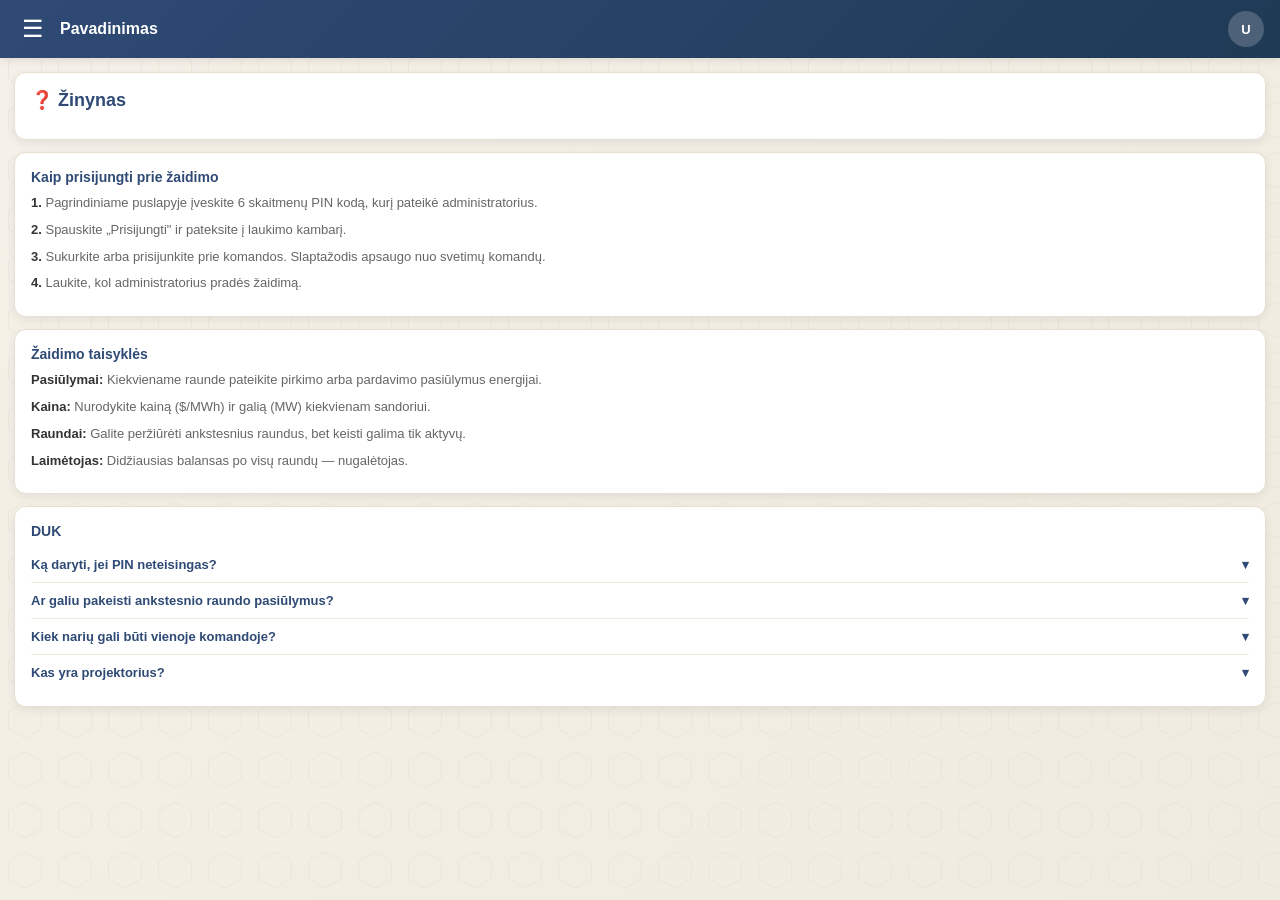
<file: public/pages/help.html>
<!DOCTYPE html>
<html lang="lt">
<head>
  <meta charset="UTF-8"/>
  <meta name="viewport" content="width=device-width, initial-scale=1.0"/>
  <title>Žinynas — Pavadinimas</title>
  <link href="https://fonts.googleapis.com/css2?family=Material+Symbols+Outlined:opsz,wght,FILL,GRAD@20..48,100..700,0..1,-50..200" rel="stylesheet"/>
  <style>
    *{margin:0;padding:0;box-sizing:border-box;}
    html,body{width:100%;height:100%;}
    body{font-family:-apple-system,BlinkMacSystemFont,'Segoe UI',Roboto,sans-serif;background:linear-gradient(135deg,#f5f1e8 0%,#f0ebe0 100%);background-attachment:fixed;color:#333;display:flex;flex-direction:column;overflow:hidden;position:relative;}
    body::before{content:'';position:fixed;inset:0;background-image:url("data:image/svg+xml,%3Csvg width='50' height='50' viewBox='0 0 50 50' xmlns='http://www.w3.org/2000/svg'%3E%3Cpath d='M25 2L41.5 11V29L25 38L8.5 29V11Z' fill='none' stroke='%23d4cec2' stroke-width='0.5' opacity='0.5'/%3E%3C/svg%3E");background-size:50px 50px;pointer-events:none;z-index:0;}
    body>*{position:relative;z-index:1;}
    header{background:linear-gradient(135deg,#2f4a75 0%,#1f3a55 100%);height:58px;display:flex;align-items:center;justify-content:space-between;padding:0 16px;box-shadow:0 2px 8px rgba(0,0,0,.1);flex-shrink:0;}
    .header-left{display:flex;align-items:center;gap:10px;}
    .menu-btn{background:none;border:none;color:white;font-size:24px;cursor:pointer;padding:6px;border-radius:8px;transition:background .3s;}
    .menu-btn:hover{background:rgba(255,255,255,.1);}
    .app-name{color:white;font-size:16px;font-weight:600;}
    .header-icon{width:36px;height:36px;background:rgba(255,255,255,.2);border-radius:50%;display:flex;align-items:center;justify-content:center;color:white;font-weight:700;font-size:13px;}
    .sidebar{position:fixed;left:0;top:58px;width:260px;height:calc(100vh - 58px);background:white;border-right:1px solid #e0d9cc;z-index:100;transform:translateX(-100%);transition:transform .4s cubic-bezier(.4,0,.2,1);overflow-y:auto;}
    .sidebar.active{transform:translateX(0);}
    .sidebar-head{padding:16px 20px;border-bottom:1px solid #e0d9cc;background:#fafaf8;}
    .sidebar-head h2{font-size:16px;font-weight:600;color:#2f4a75;}
    .sidebar-item{padding:13px 20px;cursor:pointer;transition:all .2s;color:#555;font-weight:500;font-size:14px;border-left:3px solid transparent;}
    .sidebar-item:hover{background:#f5f1e8;color:#2f4a75;border-left-color:#2f4a75;padding-left:24px;}
    .overlay{position:fixed;top:58px;left:0;width:100%;height:calc(100vh - 58px);background:rgba(0,0,0,0);z-index:99;opacity:0;pointer-events:none;transition:all .3s;}
    .overlay.active{background:rgba(0,0,0,.4);opacity:1;pointer-events:all;}
    main{flex:1;overflow-y:auto;padding:14px;display:flex;flex-direction:column;gap:12px;}
    .card{background:white;border-radius:12px;padding:16px;box-shadow:0 3px 10px rgba(0,0,0,.07);border:1px solid #e8dfd4;}
    .card h2{font-size:18px;font-weight:700;color:#2f4a75;margin-bottom:12px;}
    .card h3{font-size:14px;font-weight:700;color:#2f4a75;margin-bottom:8px;margin-top:14px;}
    .card h3:first-child{margin-top:0;}
    .card p{color:#666;font-size:13px;line-height:1.6;margin-bottom:6px;}
    .card strong{color:#333;}
    .faq-item{border-bottom:1px solid #f0ebe0;padding:10px 0;cursor:pointer;}
    .faq-item:last-child{border-bottom:none;}
    .faq-q{font-weight:600;color:#2f4a75;font-size:13px;display:flex;justify-content:space-between;align-items:center;}
    .faq-a{color:#666;font-size:13px;line-height:1.6;margin-top:6px;display:none;}
    .faq-a.open{display:block;}
    ::-webkit-scrollbar{width:5px;}
    ::-webkit-scrollbar-thumb{background:#d4cec2;border-radius:3px;}
  </style>
</head>
<body>
<header>
  <div class="header-left">
    <button class="menu-btn" id="menuBtn">☰</button>
    <span class="app-name">Pavadinimas</span>
  </div>
  <div class="header-icon">U</div>
</header>
<div class="sidebar" id="sidebar">
  <div class="sidebar-head"><h2>Navigacija</h2></div>
  <div class="sidebar-item" onclick="nav('/pages/join.html')">Pin kodas</div>
  <div class="sidebar-item" onclick="nav('/pages/help.html')">Žinynas</div>
  <div class="sidebar-item" onclick="nav('/pages/settings.html')">Parinktys</div>
  <div class="sidebar-item" onclick="nav('/pages/review.html')">Atsiliepimai</div>
</div>
<div class="overlay" id="overlay"></div>
<main>
  <div class="card">
    <h2>❓ Žinynas</h2>
  </div>
  <div class="card">
    <h3>Kaip prisijungti prie žaidimo</h3>
    <p><strong>1.</strong> Pagrindiniame puslapyje įveskite 6 skaitmenų PIN kodą, kurį pateikė administratorius.</p>
    <p><strong>2.</strong> Spauskite „Prisijungti" ir pateksite į laukimo kambarį.</p>
    <p><strong>3.</strong> Sukurkite arba prisijunkite prie komandos. Slaptažodis apsaugo nuo svetimų komandų.</p>
    <p><strong>4.</strong> Laukite, kol administratorius pradės žaidimą.</p>
  </div>
  <div class="card">
    <h3>Žaidimo taisyklės</h3>
    <p><strong>Pasiūlymai:</strong> Kiekviename raunde pateikite pirkimo arba pardavimo pasiūlymus energijai.</p>
    <p><strong>Kaina:</strong> Nurodykite kainą ($/MWh) ir galią (MW) kiekvienam sandoriui.</p>
    <p><strong>Raundai:</strong> Galite peržiūrėti ankstesnius raundus, bet keisti galima tik aktyvų.</p>
    <p><strong>Laimėtojas:</strong> Didžiausias balansas po visų raundų — nugalėtojas.</p>
  </div>
  <div class="card">
    <h3>DUK</h3>
    <div class="faq-item" onclick="toggleFaq(this)">
      <div class="faq-q">Ką daryti, jei PIN neteisingas? <span>▾</span></div>
      <div class="faq-a">Patikrinkite, ar įvedėte teisingą 6 skaitmenų kodą. Kreipkitės į administratorių naujo PIN.</div>
    </div>
    <div class="faq-item" onclick="toggleFaq(this)">
      <div class="faq-q">Ar galiu pakeisti ankstesnio raundo pasiūlymus? <span>▾</span></div>
      <div class="faq-a">Ne. Praėję raundai yra tik peržiūrai. Keisti galima tik dabartinį aktyvų raundą.</div>
    </div>
    <div class="faq-item" onclick="toggleFaq(this)">
      <div class="faq-q">Kiek narių gali būti vienoje komandoje? <span>▾</span></div>
      <div class="faq-a">Neribotai. Visi komandos nariai prisijungia tuo pačiu vardu ir slaptažodžiu.</div>
    </div>
    <div class="faq-item" onclick="toggleFaq(this)">
      <div class="faq-q">Kas yra projektorius? <span>▾</span></div>
      <div class="faq-a">Administratorius gali rodyti tarpinius rezultatus visiems ekrane — lyderių lentelę ir rinkos duomenis.</div>
    </div>
  </div>
</main>
<script>
const menuBtn = document.getElementById('menuBtn');
const sidebar = document.getElementById('sidebar');
const overlay = document.getElementById('overlay');
menuBtn.addEventListener('click', e => { e.stopPropagation(); sidebar.classList.toggle('active'); overlay.classList.toggle('active'); });
overlay.addEventListener('click', () => { sidebar.classList.remove('active'); overlay.classList.remove('active'); });
document.addEventListener('keydown', e => { if(e.key==='Escape'){ sidebar.classList.remove('active'); overlay.classList.remove('active'); }});
function toggleFaq(el) {
  const a = el.querySelector('.faq-a');
  const s = el.querySelector('.faq-q span');
  a.classList.toggle('open');
  s.textContent = a.classList.contains('open') ? '▴' : '▾';
}
function nav(path) { window.location.href = path; }
</script>
</body>
</html>
</file>
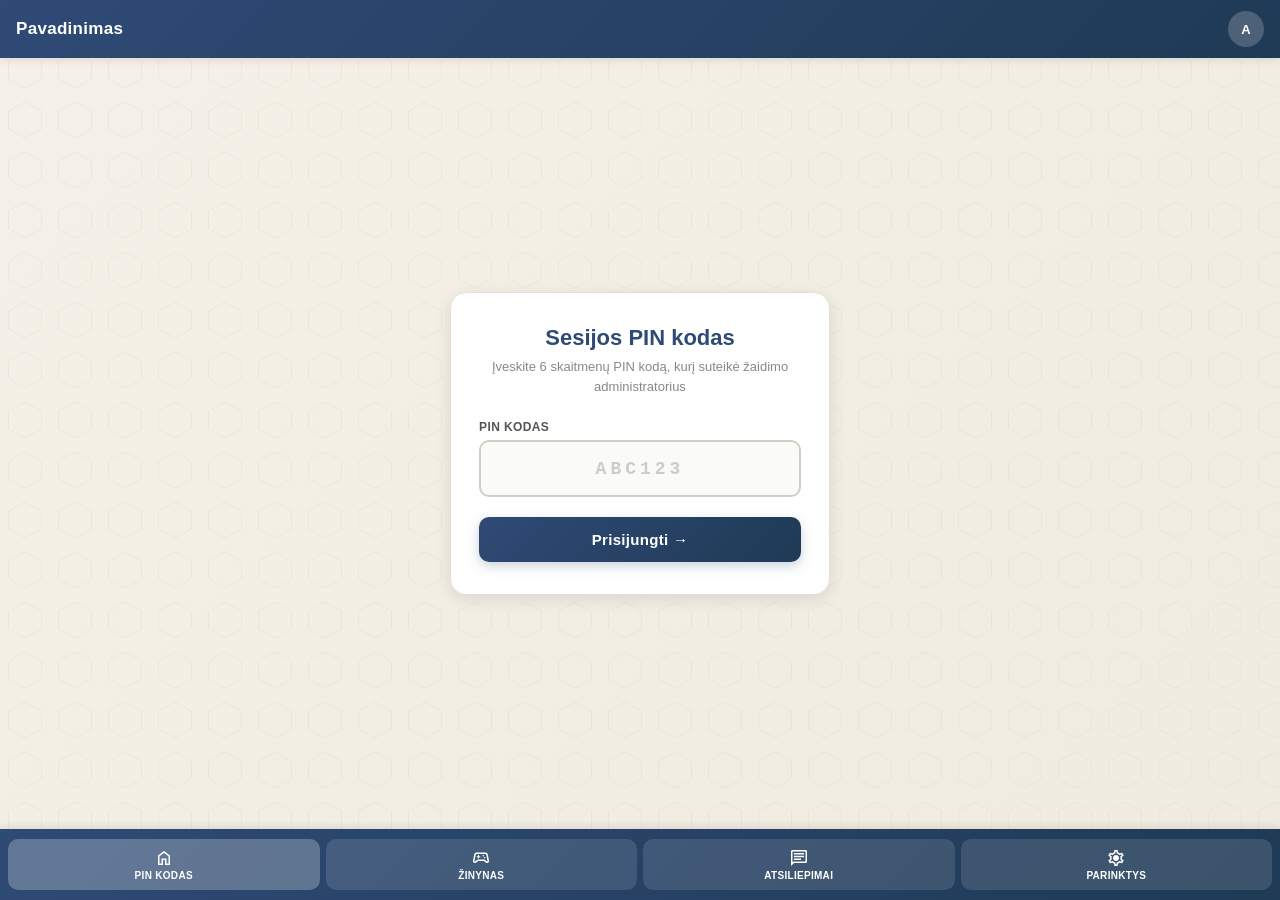
<file: public/pages/join.html>
<!DOCTYPE html>
<html lang="lt">
<head>
  <meta charset="UTF-8"/>
  <meta name="viewport" content="width=device-width, initial-scale=1.0"/>
  <title>Pavadinimas — Prisijungti</title>
  <link href="https://fonts.googleapis.com/css2?family=Material+Symbols+Outlined:opsz,wght,FILL,GRAD@20..48,100..700,0..1,-50..200" rel="stylesheet"/>
  <style>
    *{margin:0;padding:0;box-sizing:border-box;}
    html,body{width:100%;height:100%;}
    body{font-family:-apple-system,BlinkMacSystemFont,'Segoe UI',Roboto,sans-serif;background:linear-gradient(135deg,#f5f1e8 0%,#f0ebe0 100%);background-attachment:fixed;color:#333;display:flex;flex-direction:column;overflow:hidden;position:relative;}
    body::before{content:'';position:fixed;inset:0;background-image:url("data:image/svg+xml,%3Csvg width='50' height='50' viewBox='0 0 50 50' xmlns='http://www.w3.org/2000/svg'%3E%3Cpath d='M25 2L41.5 11V29L25 38L8.5 29V11Z' fill='none' stroke='%23d4cec2' stroke-width='0.5' opacity='0.5'/%3E%3C/svg%3E");background-size:50px 50px;pointer-events:none;z-index:0;}
    body>*{position:relative;z-index:1;}
    header{background:linear-gradient(135deg,#2f4a75 0%,#1f3a55 100%);height:58px;display:flex;align-items:center;justify-content:space-between;padding:0 16px;box-shadow:0 2px 8px rgba(0,0,0,.1);flex-shrink:0;}
    .app-name{color:white;font-size:17px;font-weight:700;letter-spacing:.3px;}
    .header-icon{width:36px;height:36px;background:rgba(255,255,255,.2);border-radius:50%;display:flex;align-items:center;justify-content:center;color:white;font-weight:700;font-size:13px;cursor:pointer;transition:background .2s;}
    .header-icon:hover{background:rgba(255,255,255,.3);}
    main{flex:1;display:flex;align-items:center;justify-content:center;padding:24px 16px;overflow-y:auto;}
    .card{width:100%;max-width:380px;background:white;border-radius:16px;padding:32px 28px;text-align:center;box-shadow:0 4px 16px rgba(0,0,0,.1);border:1px solid #e8dfd4;}
    .card h1{font-size:22px;font-weight:700;color:#2f4a75;margin-bottom:6px;}
    .card p{color:#888;font-size:13px;margin-bottom:24px;line-height:1.5;}
    label{display:block;font-size:12px;font-weight:700;color:#555;margin-bottom:6px;text-align:left;text-transform:uppercase;letter-spacing:.4px;}
    input{width:100%;padding:14px 16px;font-size:22px;text-align:center;letter-spacing:8px;border:2px solid #d4cec2;border-radius:10px;background:#fafaf8;color:#2f4a75;margin-bottom:20px;font-family:'Courier New',monospace;font-weight:700;transition:all .3s;}
    input:focus{outline:none;border-color:#2f4a75;background:white;box-shadow:0 0 0 3px rgba(47,74,117,.12);}
    input::placeholder{color:#ccc;letter-spacing:4px;font-size:18px;}
    .btn{width:100%;padding:14px;font-size:15px;font-weight:700;border:none;border-radius:10px;background:linear-gradient(135deg,#2f4a75 0%,#1f3a55 100%);color:white;cursor:pointer;transition:all .3s;letter-spacing:.3px;box-shadow:0 4px 12px rgba(47,74,117,.25);}
    .btn:hover{transform:translateY(-2px);box-shadow:0 6px 16px rgba(47,74,117,.3);}
    .btn:active{transform:translateY(0);}
    .error-msg{color:#e74c3c;font-size:13px;margin-top:-14px;margin-bottom:14px;text-align:left;display:none;}
    .error-msg.show{display:block;}
    footer{background:linear-gradient(135deg,#2f4a75 0%,#1f3a55 100%);padding:10px 8px;display:flex;flex-shrink:0;box-shadow:0 -2px 8px rgba(0,0,0,.1);}
    .footer-buttons{display:flex;gap:6px;width:100%;}
    .footer-btn{flex:1;background:rgba(255,255,255,.12);border:none;border-radius:10px;padding:9px 0;display:flex;flex-direction:column;align-items:center;cursor:pointer;transition:all .2s;color:white;}
    .footer-btn:hover{background:rgba(255,255,255,.22);}
    .footer-btn.active-tab{background:rgba(255,255,255,.25);}
    .footer-icon{font-size:20px;margin-bottom:2px;}
    .footer-label{font-size:10px;font-weight:700;text-transform:uppercase;letter-spacing:.3px;}
    ::-webkit-scrollbar{width:5px;}
    ::-webkit-scrollbar-thumb{background:#d4cec2;border-radius:3px;}
  </style>
</head>
<body>
<header>
  <div class="app-name">Pavadinimas</div>
  <div class="header-icon" id="userIcon">A</div>
</header>
<main>
  <div class="card">
    <h1>Sesijos PIN kodas</h1>
    <p>Įveskite 6 skaitmenų PIN kodą, kurį suteikė žaidimo administratorius</p>
    <label>PIN kodas</label>
    <input id="pinInput" type="text" placeholder="ABC123" maxlength="6" autocomplete="off" style="text-transform: uppercase;"/>
    <div class="error-msg" id="errorMsg">Įveskite teisingą 6 skaitmenų PIN kodą</div>
    <button class="btn" id="joinBtn">Prisijungti →</button>
  </div>
</main>
<footer>
  <div class="footer-buttons">
    <button class="footer-btn active-tab" onclick="nav('/pages/join.html')">
      <span class="material-symbols-outlined footer-icon">home</span>
      <span class="footer-label">Pin kodas</span>
    </button>
    <button class="footer-btn" onclick="nav('/pages/help.html')">
      <span class="material-symbols-outlined footer-icon">sports_esports</span>
      <span class="footer-label">Žinynas</span>
    </button>
    <button class="footer-btn" onclick="nav('/pages/review.html')">
      <span class="material-symbols-outlined footer-icon">chat</span>
      <span class="footer-label">Atsiliepimai</span>
    </button>
    <button class="footer-btn" onclick="nav('/pages/settings.html')">
      <span class="material-symbols-outlined footer-icon">settings</span>
      <span class="footer-label">Parinktys</span>
    </button>
  </div>
</footer>
<script>
document.getElementById('userIcon').addEventListener('click', () => nav('/pages/login.html'));

const pinInput = document.getElementById('pinInput');
const errorMsg = document.getElementById('errorMsg');

pinInput.addEventListener('input', e => {
  let v = e.target.value.toUpperCase().replace(/[^A-Z0-9]/g,'').slice(0,6);
  e.target.value = v;
  errorMsg.classList.remove('show');
});

pinInput.addEventListener('keydown', e => { if (e.key === 'Enter') submit(); });

document.getElementById('joinBtn').addEventListener('click', submit);

function submit() {
  const pin = pinInput.value.trim().toUpperCase();
  if (pin.length !== 6 || !/^[A-Z0-9]{6}$/.test(pin)) {
    errorMsg.classList.add('show');
    pinInput.focus();
    return;
  }
  nav('/pages/lobby.html?pin=' + pin);
}

function nav(path) { window.location.href = path; }
</script>
</body>
</html>
</file>
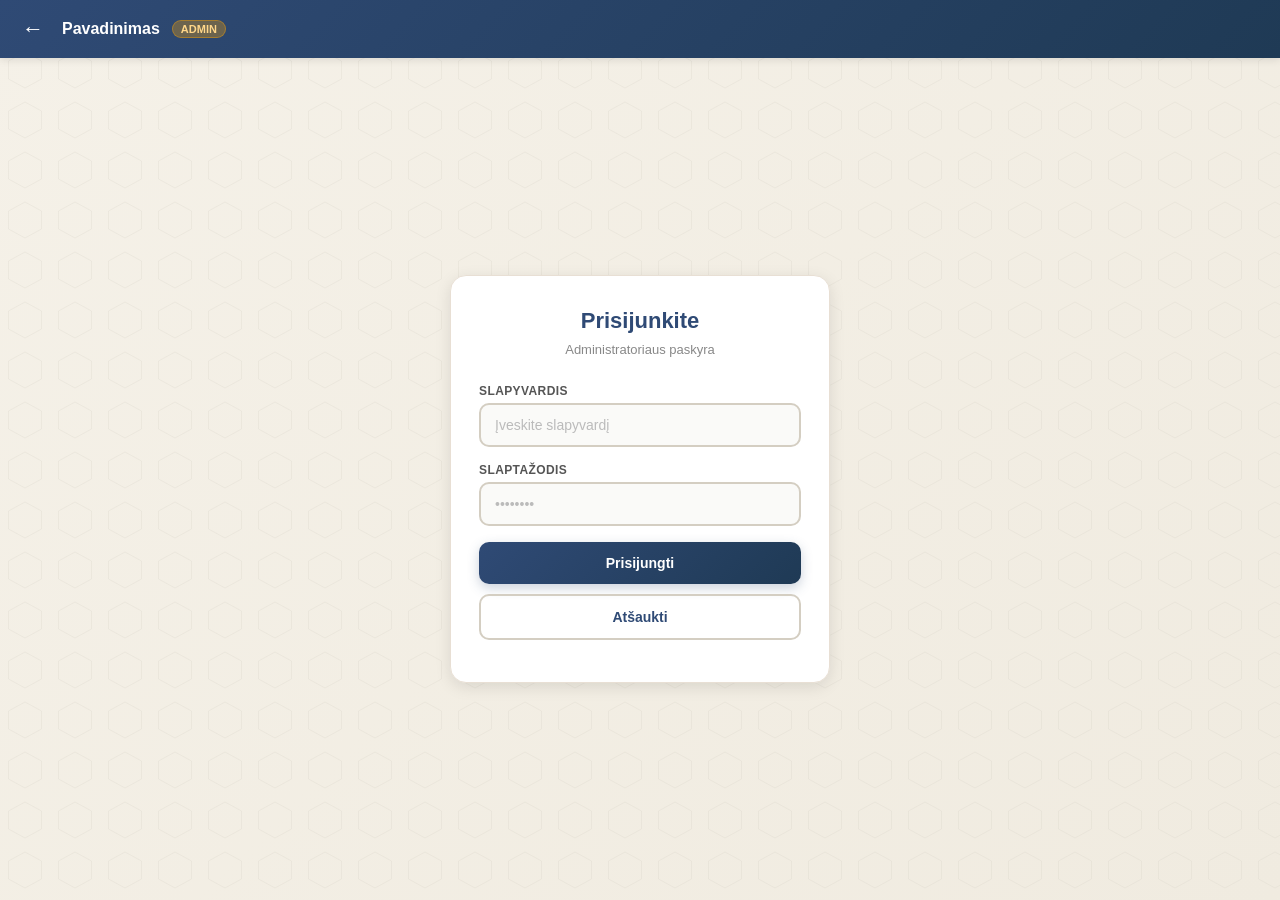
<file: public/pages/login.html>
<!DOCTYPE html>
<html lang="lt">
<head>
  <meta charset="UTF-8"/>
  <meta name="viewport" content="width=device-width, initial-scale=1.0"/>
  <title>Administratoriaus prisijungimas</title>
  <style>
    *{margin:0;padding:0;box-sizing:border-box;}
    html,body{width:100%;height:100%;}
    body{font-family:-apple-system,BlinkMacSystemFont,'Segoe UI',Roboto,sans-serif;background:linear-gradient(135deg,#f5f1e8 0%,#f0ebe0 100%);background-attachment:fixed;color:#333;display:flex;flex-direction:column;overflow:hidden;position:relative;}
    body::before{content:'';position:fixed;inset:0;background-image:url("data:image/svg+xml,%3Csvg width='50' height='50' viewBox='0 0 50 50' xmlns='http://www.w3.org/2000/svg'%3E%3Cpath d='M25 2L41.5 11V29L25 38L8.5 29V11Z' fill='none' stroke='%23d4cec2' stroke-width='0.5' opacity='0.5'/%3E%3C/svg%3E");background-size:50px 50px;pointer-events:none;z-index:0;}
    body>*{position:relative;z-index:1;}
    header{background:linear-gradient(135deg,#2f4a75 0%,#1f3a55 100%);height:58px;display:flex;align-items:center;padding:0 16px;gap:12px;box-shadow:0 2px 8px rgba(0,0,0,.1);flex-shrink:0;}
    .back-btn{background:none;border:none;color:white;font-size:22px;cursor:pointer;padding:6px;border-radius:8px;transition:background .2s;}
    .back-btn:hover{background:rgba(255,255,255,.1);}
    .app-name{color:white;font-size:16px;font-weight:600;}
    .admin-badge{background:rgba(255,165,0,.3);color:#ffd78a;font-size:11px;font-weight:700;padding:2px 8px;border-radius:20px;border:1px solid rgba(255,165,0,.4);}
    main{flex:1;display:flex;align-items:center;justify-content:center;padding:24px 16px;overflow-y:auto;}
    .card{width:100%;max-width:380px;background:white;border-radius:16px;padding:32px 28px;box-shadow:0 4px 16px rgba(0,0,0,.1);border:1px solid #e8dfd4;}
    .card h1{font-size:22px;font-weight:700;color:#2f4a75;margin-bottom:6px;text-align:center;}
    .card p{color:#888;font-size:13px;margin-bottom:24px;line-height:1.5;text-align:center;}
    label{display:block;font-size:12px;font-weight:700;color:#555;margin-bottom:5px;text-transform:uppercase;letter-spacing:.4px;}
    input{width:100%;padding:12px 14px;font-size:14px;border:2px solid #d4cec2;border-radius:10px;background:#fafaf8;color:#333;margin-bottom:16px;transition:all .3s;}
    input:focus{outline:none;border-color:#2f4a75;background:white;box-shadow:0 0 0 3px rgba(47,74,117,.1);}
    input::placeholder{color:#bbb;}
    .btn{width:100%;padding:13px;font-size:14px;font-weight:700;border:none;border-radius:10px;cursor:pointer;transition:all .3s;margin-bottom:10px;}
    .btn-primary{background:linear-gradient(135deg,#2f4a75 0%,#1f3a55 100%);color:white;box-shadow:0 4px 12px rgba(47,74,117,.25);}
    .btn-primary:hover{transform:translateY(-1px);box-shadow:0 6px 16px rgba(47,74,117,.3);}
    .btn-outline{background:transparent;color:#2f4a75;border:2px solid #d4cec2;}
    .btn-outline:hover{border-color:#2f4a75;background:#f9f7f3;}
    .error-msg{color:#e74c3c;font-size:13px;margin-top:-10px;margin-bottom:14px;display:none;text-align:center;}
    .error-msg.show{display:block;}
    .demo-box{margin-top:16px;padding:12px;background:#f5f1e8;border-radius:10px;border:1px dashed #2f4a75;}
    .demo-box p{font-size:12px;color:#666;margin-bottom:6px;font-weight:600;}
    .demo-row{display:flex;gap:6px;margin-bottom:4px;}
    .demo-row code{flex:1;padding:6px;background:white;border-radius:6px;border:1px solid #e0d9cc;font-family:monospace;font-size:12px;color:#2f4a75;}
    ::-webkit-scrollbar{width:5px;}
    ::-webkit-scrollbar-thumb{background:#d4cec2;border-radius:3px;}
    @keyframes shake{0%,100%{transform:translateX(0);}20%,60%{transform:translateX(-6px);}40%,80%{transform:translateX(6px);}}
    .shake{animation:shake .4s ease;}
  </style>
</head>
<body>
    <header>
        <button class="back-btn" onclick="history.back()">←</button>
        <span class="app-name">Pavadinimas</span>
        <span class="admin-badge">ADMIN</span>
    </header>
    <main>
        <div class="card" id="loginCard">
            <h1>Prisijunkite</h1>
            <p>Administratoriaus paskyra</p>
            <label>Slapyvardis</label>
            <input id="usernameInput" type="text" placeholder="Įveskite slapyvardį" autocomplete="off" />
            <label>Slaptažodis</label>
            <input id="passwordInput" type="password" placeholder="••••••••" />
            <div class="error-msg" id="errorMsg">Neteisingas slapyvardis arba slaptažodis</div>
            <button class="btn btn-primary" id="loginBtn">Prisijungti</button>
            <button class="btn btn-outline" onclick="history.back()">Atšaukti</button>
        </div>
    </main>

    <script src="../js/config.js"></script>
    <script src="../js/api.js"></script>
    <script>
        const loginBtn = document.getElementById('loginBtn');
        const errorMsg = document.getElementById('errorMsg');

        loginBtn.addEventListener('click', login);
        document.getElementById('passwordInput').addEventListener('keydown', e => { if (e.key === 'Enter') login(); });
        document.getElementById('usernameInput').addEventListener('keydown', e => { if (e.key === 'Enter') document.getElementById('passwordInput').focus(); });
        ['usernameInput', 'passwordInput'].forEach(id => {
            document.getElementById(id).addEventListener('input', () => errorMsg.classList.remove('show'));
        });

        async function login() {
            const u = document.getElementById('usernameInput').value.trim();
            const p = document.getElementById('passwordInput').value;

            if (!u || !p) {
                showError('Įveskite duomenis');
                return;
            }

            try {
                await API.Auth.login(u, p);
                window.location.href = '/pages/admin.html';
            } catch (err) {
                showError('Neteisingas slapyvardis arba slaptažodis');
            }
        }

        function showError(msg) {
            errorMsg.textContent = msg;
            errorMsg.classList.add('show');
            const card = document.getElementById('loginCard');
            card.classList.add('shake');
            setTimeout(() => card.classList.remove('shake'), 400);
        }
    </script>
</body>
</html>
</file>
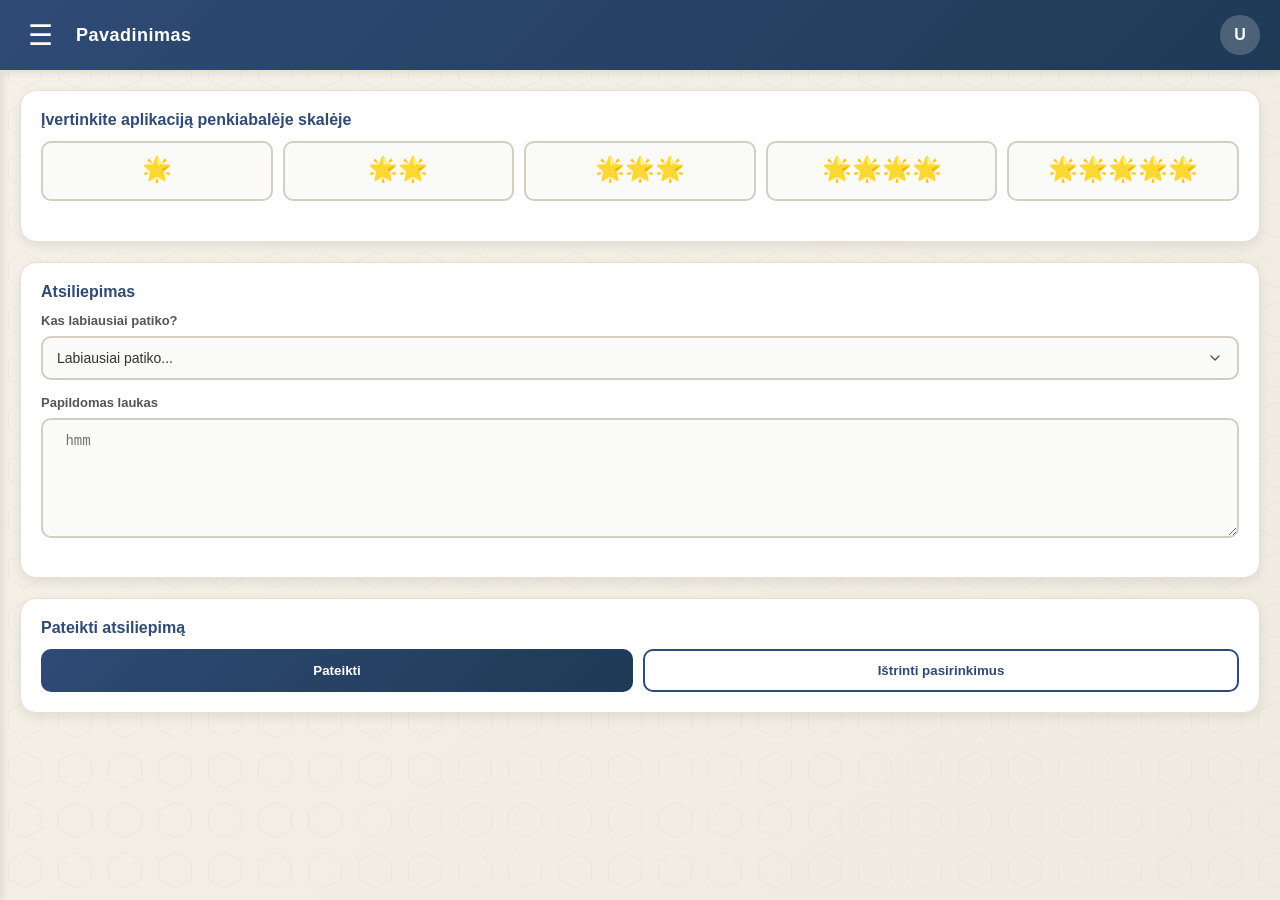
<file: public/pages/review.html>
﻿<!DOCTYPE html>
<html lang="en">
<head>
    <meta charset="UTF-8" />
    <meta name="viewport" content="width=device-width, initial-scale=1.0" />
    <title>Leave a Review</title>
    <link href="https://fonts.googleapis.com/css2?family=Material+Symbols+Outlined:opsz,wght,FILL,GRAD@20..48,100..700,0..1,-50..200" rel="stylesheet" />
    <style>
        * {
            margin: 0;
            padding: 0;
            box-sizing: border-box;
        }

        html, body {
            width: 100%;
            height: 100%;
        }

        body {
            font-family: -apple-system, BlinkMacSystemFont, 'Segoe UI', Roboto, Oxygen, Ubuntu, Cantarell, sans-serif;
            background: linear-gradient(135deg, #f5f1e8 0%, #f0ebe0 100%);
            background-attachment: fixed;
            color: #333;
            display: flex;
            flex-direction: column;
            overflow: hidden;
            position: relative;
        }

            body::before {
                content: '';
                position: fixed;
                top: 0;
                left: 0;
                width: 100%;
                height: 100%;
                background-image: url("data:image/svg+xml,%3Csvg width='50' height='50' viewBox='0 0 50 50' xmlns='http://www.w3.org/2000/svg'%3E%3Cpath d='M25 2L41.5 11V29L25 38L8.5 29V11Z' fill='none' stroke='%23d4cec2' stroke-width='0.5' opacity='0.5'/%3E%3C/svg%3E");
                background-size: 50px 50px;
                pointer-events: none;
                z-index: 0;
            }

            body > * {
                position: relative;
                z-index: 1;
            }

        header {
            background: linear-gradient(135deg, #2f4a75 0%, #1f3a55 100%);
            height: 70px;
            display: flex;
            align-items: center;
            justify-content: space-between;
            padding: 0 20px;
            box-shadow: 0 2px 8px rgba(0, 0, 0, 0.1);
            flex-shrink: 0;
            z-index: 50;
        }

        .header-left {
            display: flex;
            align-items: center;
            gap: 15px;
        }

        .menu-btn {
            background: none;
            border: none;
            color: white;
            font-size: 28px;
            cursor: pointer;
            padding: 8px;
            border-radius: 8px;
            transition: background 0.3s ease;
        }

            .menu-btn:hover {
                background: rgba(255, 255, 255, 0.1);
            }

        .app-name {
            color: white;
            font-size: 18px;
            font-weight: 600;
            letter-spacing: 0.5px;
        }

        .header-icon {
            width: 40px;
            height: 40px;
            background: rgba(255, 255, 255, 0.2);
            border-radius: 50%;
            display: flex;
            align-items: center;
            justify-content: center;
            color: white;
            font-weight: 600;
            cursor: pointer;
            transition: background 0.3s ease;
        }

            .header-icon:hover {
                background: rgba(255, 255, 255, 0.3);
            }

        .sidebar {
            position: fixed;
            left: 0;
            top: 70px;
            width: 280px;
            height: calc(100vh - 70px);
            background: white;
            border-right: 1px solid #e0d9cc;
            z-index: 100;
            transform: translateX(-100%);
            transition: transform 0.4s cubic-bezier(0.4, 0, 0.2, 1);
            overflow-y: auto;
            box-shadow: 2px 0 8px rgba(0, 0, 0, 0.1);
        }

            .sidebar.active {
                transform: translateX(0);
            }

        .sidebar-header {
            padding: 20px;
            border-bottom: 1px solid #e0d9cc;
            background: #fafaf8;
        }

            .sidebar-header h2 {
                font-size: 18px;
                font-weight: 600;
                color: #2f4a75;
                letter-spacing: 0.3px;
            }

        .sidebar-item {
            padding: 16px 20px;
            cursor: pointer;
            transition: all 0.2s ease;
            color: #555;
            font-weight: 500;
            font-size: 15px;
            border-left: 3px solid transparent;
            user-select: none;
        }

            .sidebar-item:hover {
                background: #f5f1e8;
                color: #2f4a75;
                border-left-color: #2f4a75;
                padding-left: 24px;
            }

        .overlay {
            position: fixed;
            top: 70px;
            left: 0;
            width: 100%;
            height: calc(100vh - 70px);
            background: rgba(0, 0, 0, 0);
            z-index: 99;
            opacity: 0;
            pointer-events: none;
            transition: all 0.3s ease;
        }

            .overlay.active {
                background: rgba(0, 0, 0, 0.4);
                opacity: 1;
                pointer-events: all;
            }

        main {
            flex: 1;
            display: flex;
            flex-direction: column;
            padding: 20px;
            overflow-y: auto;
            gap: 20px;
        }

        .card {
            background: white;
            border-radius: 16px;
            padding: 20px;
            box-shadow: 0 4px 12px rgba(0, 0, 0, 0.08);
            border: 1px solid #e8dfd4;
        }

            .card h2 {
                font-size: 24px;
                font-weight: 600;
                color: #2f4a75;
                margin-bottom: 15px;
            }

            .card h3 {
                font-size: 16px;
                font-weight: 600;
                color: #2f4a75;
                margin-bottom: 12px;
            }

        label {
            display: block;
            font-size: 13px;
            font-weight: 600;
            color: #555;
            margin-bottom: 8px;
        }

        input, textarea, select {
            width: 100%;
            padding: 12px 14px;
            border: 2px solid #d4cec2;
            border-radius: 10px;
            background: #fafaf8;
            color: #333;
            margin-bottom: 15px;
            font-size: 14px;
            transition: all 0.3s ease;
        }

            input:focus, textarea:focus, select:focus {
                outline: none;
                border-color: #2f4a75;
                background: #fff;
                box-shadow: 0 0 0 3px rgba(47, 74, 117, 0.1);
            }

        textarea {
            min-height: 120px;
            resize: vertical;
        }

        select {
            appearance: none;
            background-image: url("data:image/svg+xml,%3Csvg xmlns='http://www.w3.org/2000/svg' width='16' height='16' viewBox='0 0 24 24' fill='none' stroke='%23555' stroke-width='2' stroke-linecap='round' stroke-linejoin='round'%3E%3Cpolyline points='6 9 12 15 18 9'%3E%3C/polyline%3E%3C/svg%3E");
            background-repeat: no-repeat;
            background-position: right 14px center;
            background-size: 16px;
        }

        .btn {
            width: 100%;
            padding: 12px 16px;
            background: linear-gradient(135deg, #2f4a75 0%, #1f3a55 100%);
            color: white;
            border: none;
            border-radius: 10px;
            cursor: pointer;
            font-weight: 600;
            transition: all 0.3s ease;
        }

            .btn:hover {
                transform: translateY(-2px);
                box-shadow: 0 6px 16px rgba(47, 74, 117, 0.25);
            }

            .btn:active {
                transform: translateY(0);
            }

        .btn-outline {
            background: transparent;
            color: #2f4a75;
            border: 2px solid #2f4a75;
            box-shadow: none;
        }

            .btn-outline:hover {
                background: rgba(47, 74, 117, 0.05);
                transform: translateY(-2px);
                box-shadow: 0 4px 12px rgba(47, 74, 117, 0.15);
            }

        .rating-container {
            display: flex;
            justify-content: space-between;
            align-items: center;
            gap: 10px;
            margin-bottom: 20px;
        }

        .rating-item {
            flex: 1;
            text-align: center;
            cursor: pointer;
            padding: 12px 8px;
            border: 2px solid #d4cec2;
            border-radius: 10px;
            transition: all 0.2s ease;
            background: #fafaf8;
        }

            .rating-item:hover {
                border-color: #2f4a75;
                background: #fff;
            }

            .rating-item.selected {
                border-color: #2f4a75;
                background: #e6f0fa;
            }

        .rating-emoji {
            font-size: 24px;
            margin-bottom: 4px;
            display: block;
        }

        .rating-label {
            font-size: 12px;
            font-weight: 600;
            color: #555;
        }

        .checkbox-label {
            display: flex;
            align-items: center;
            padding: 12px 0;
            cursor: pointer;
            color: #555;
            font-weight: 500;
        }

            .checkbox-label input {
                width: auto;
                margin-right: 12px;
                margin-bottom: 0;
                cursor: pointer;
            }

        .button-group {
            display: flex;
            gap: 10px;
        }

            .button-group .btn {
                flex: 1;
            }

        @media (max-width: 480px) {
            main {
                padding: 15px;
                gap: 15px;
            }

            .card {
                padding: 16px;
                border-radius: 14px;
            }

            .rating-container {
                flex-wrap: wrap;
            }

            .rating-item {
                min-width: 80px;
            }
        }
    </style>
</head>

<body>

    <header>
        <div class="header-left">
            <button class="menu-btn" id="menuBtn">☰</button>
            <div class="app-name">Pavadinimas</div>
        </div>
        <div class="header-icon">U</div>
    </header>

    <div class="sidebar" id="sidebar">
        <div class="sidebar-header">
            <h2>Navigation</h2>
        </div>
        <div class="sidebar-menu">
            <div class="sidebar-item" onclick="navigateTo('/pages/join.html')">Pin kodas</div>
            <div class="sidebar-item" onclick="navigateTo('/pages/help.html')">Žinynas</div>
            <div class="sidebar-item" onclick="navigateTo('/pages/settings.html')">Parinktys</div>
            <div class="sidebar-item" onclick="navigateTo('/pages/review.html')">Atsiliepimai</div>
        </div>
    </div>

    <div class="overlay" id="overlay"></div>

    <main>
        <div class="card">
            <h3>Įvertinkite aplikaciją penkiabalėje skalėje</h3>
            <div class="rating-container" id="ratingContainer">
                <div class="rating-item" data-rating="1">
                    <span class="rating-emoji">🌟</span>
                </div>
                <div class="rating-item" data-rating="2">
                    <span class="rating-emoji">🌟🌟</span>
                </div>
                <div class="rating-item" data-rating="3">
                    <span class="rating-emoji">🌟🌟🌟</span>
                </div>
                <div class="rating-item" data-rating="4">
                    <span class="rating-emoji">🌟🌟🌟🌟</span>
                </div>
                <div class="rating-item" data-rating="5">
                    <span class="rating-emoji">🌟🌟🌟🌟🌟</span>
                </div>
            </div>
        </div>

        <div class="card">
            <h3>Atsiliepimas</h3>
            <label>Kas labiausiai patiko?</label>
            <select id="likeSelect">
                <option value="" disabled selected>Labiausiai patiko...</option>
                <option value="gameplay">Žaidimo eiga</option>
                <option value="design">Vizualaus dizaino kryptis</option>
                <option value="features">Įvairūs vizualizavimo komponentai</option>
                <option value="other">Kita...</option>
            </select>

            <label>Papildomas laukas</label>
            <textarea id="reviewInput" placeholder=" hmm "></textarea>
        </div>

        <div class="card">
            <h3>Pateikti atsiliepimą</h3>
            <div class="button-group">
                <button class="btn" id="submitBtn">Pateikti</button>
                <button class="btn btn-outline" id="resetBtn">Ištrinti pasirinkimus</button>
            </div>
        </div>
    </main>

    <script>
        const menuBtn = document.getElementById('menuBtn');
        const sidebar = document.getElementById('sidebar');
        const overlay = document.getElementById('overlay');

        menuBtn.addEventListener('click', (e) => {
            e.stopPropagation();
            sidebar.classList.toggle('active');
            overlay.classList.toggle('active');
        });

        overlay.addEventListener('click', () => {
            sidebar.classList.remove('active');
            overlay.classList.remove('active');
        });

        document.querySelectorAll('.sidebar-item').forEach(item => {
            item.addEventListener('click', () => {
                sidebar.classList.remove('active');
                overlay.classList.remove('active');
            });
        });

        document.addEventListener('keydown', (e) => {
            if (e.key === 'Escape' && sidebar.classList.contains('active')) {
                sidebar.classList.remove('active');
                overlay.classList.remove('active');
            }
        });

        document.addEventListener('click', (e) => {
            if (sidebar.classList.contains('active') && !sidebar.contains(e.target) && !menuBtn.contains(e.target)) {
                sidebar.classList.remove('active');
                overlay.classList.remove('active');
            }
        });

        function navigateTo(path) {
            window.location.href = path;
        }
        const ratingItems = document.querySelectorAll('.rating-item');
        let selectedRating = 0;

        ratingItems.forEach(item => {
            item.addEventListener('click', () => {
                ratingItems.forEach(i => i.classList.remove('selected'));
                item.classList.add('selected');
                selectedRating = item.getAttribute('data-rating');
            });
        });
        document.getElementById('resetBtn').addEventListener('click', () => {
            document.getElementById('likeSelect').value = '';
            document.getElementById('reviewInput').value = '';

            ratingItems.forEach(i => i.classList.remove('selected'));
            selectedRating = 0;
        });
        document.getElementById('submitBtn').addEventListener('click', () => {
            if (!selectedRating) {
                alert('Please select a rating');
                return;
            }

            const likedMost = document.getElementById('likeSelect').value;
            const review = document.getElementById('reviewInput').value;

            const reviewData = {
                rating: selectedRating,
                likedMost: likedMost || 'Not specified',
                review: review || 'No review text'
            };
            alert('Thank you for your review!\n\n' +
                `${'🌟'.repeat(selectedRating)}\n` +
                `${reviewData.likedMost}\n` +
                `${reviewData.review.substring(0, 50)}${reviewData.review.length > 50 ? '...' : ''}`);

            document.getElementById('resetBtn').click();
        });
    </script>

</body>
</html>
</file>
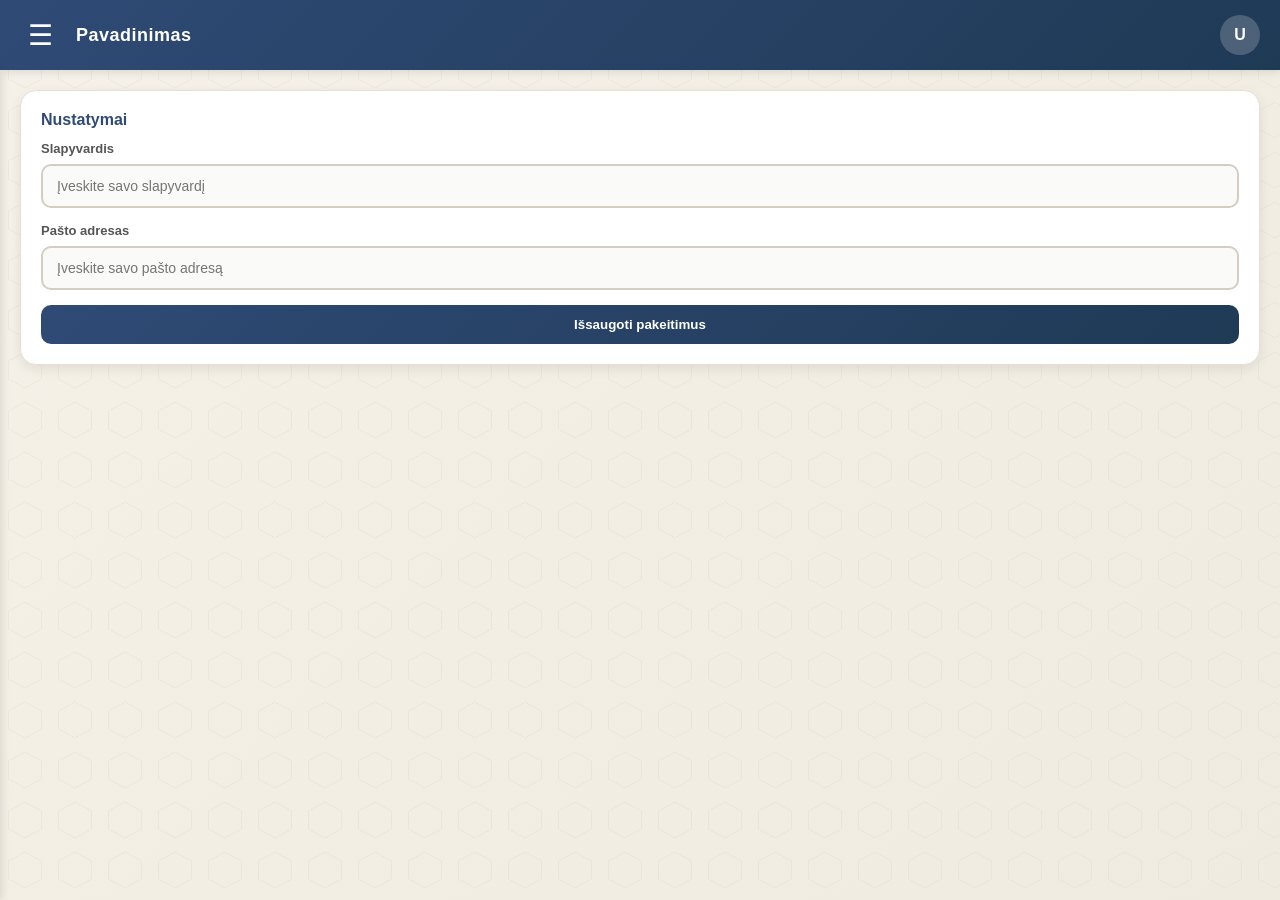
<file: public/pages/settings.html>
<!DOCTYPE html>
<html lang="en">
<head>
  <meta charset="UTF-8" />
  <meta name="viewport" content="width=device-width, initial-scale=1.0" />
  <title>Settings</title>
  <link href="https://fonts.googleapis.com/css2?family=Material+Symbols+Outlined:opsz,wght,FILL,GRAD@20..48,100..700,0..1,-50..200" rel="stylesheet" />
  <style>
    * { margin: 0; padding: 0; box-sizing: border-box; }
    html, body { width: 100%; height: 100%; }
    body { font-family: -apple-system, BlinkMacSystemFont, 'Segoe UI', Roboto, Oxygen, Ubuntu, Cantarell, sans-serif; background: linear-gradient(135deg, #f5f1e8 0%, #f0ebe0 100%); background-attachment: fixed; color: #333; display: flex; flex-direction: column; overflow: hidden; position: relative; }
    body::before { content: ''; position: fixed; top: 0; left: 0; width: 100%; height: 100%; background-image: url("data:image/svg+xml,%3Csvg width='50' height='50' viewBox='0 0 50 50' xmlns='http://www.w3.org/2000/svg'%3E%3Cpath d='M25 2L41.5 11V29L25 38L8.5 29V11Z' fill='none' stroke='%23d4cec2' stroke-width='0.5' opacity='0.5'/%3E%3C/svg%3E"); background-size: 50px 50px; pointer-events: none; z-index: 0; }
    body > * { position: relative; z-index: 1; }
    header { background: linear-gradient(135deg, #2f4a75 0%, #1f3a55 100%); height: 70px; display: flex; align-items: center; justify-content: space-between; padding: 0 20px; box-shadow: 0 2px 8px rgba(0, 0, 0, 0.1); flex-shrink: 0; z-index: 50; }
    .header-left { display: flex; align-items: center; gap: 15px; }
    .menu-btn { background: none; border: none; color: white; font-size: 28px; cursor: pointer; padding: 8px; border-radius: 8px; transition: background 0.3s ease; }
    .menu-btn:hover { background: rgba(255, 255, 255, 0.1); }
    .app-name { color: white; font-size: 18px; font-weight: 600; letter-spacing: 0.5px; }
    .header-icon { width: 40px; height: 40px; background: rgba(255, 255, 255, 0.2); border-radius: 50%; display: flex; align-items: center; justify-content: center; color: white; font-weight: 600; cursor: pointer; transition: background 0.3s ease; }
    .header-icon:hover { background: rgba(255, 255, 255, 0.3); }
    .sidebar { position: fixed; left: 0; top: 70px; width: 280px; height: calc(100vh - 70px); background: white; border-right: 1px solid #e0d9cc; z-index: 100; transform: translateX(-100%); transition: transform 0.4s cubic-bezier(0.4, 0, 0.2, 1); overflow-y: auto; box-shadow: 2px 0 8px rgba(0, 0, 0, 0.1); }
    .sidebar.active { transform: translateX(0); }
    .sidebar-header { padding: 20px; border-bottom: 1px solid #e0d9cc; background: #fafaf8; }
    .sidebar-header h2 { font-size: 18px; font-weight: 600; color: #2f4a75; letter-spacing: 0.3px; }
    .sidebar-item { padding: 16px 20px; cursor: pointer; transition: all 0.2s ease; color: #555; font-weight: 500; font-size: 15px; border-left: 3px solid transparent; user-select: none; }
    .sidebar-item:hover { background: #f5f1e8; color: #2f4a75; border-left-color: #2f4a75; padding-left: 24px; }
    .overlay { position: fixed; top: 70px; left: 0; width: 100%; height: calc(100vh - 70px); background: rgba(0, 0, 0, 0); z-index: 99; opacity: 0; pointer-events: none; transition: all 0.3s ease; }
    .overlay.active { background: rgba(0, 0, 0, 0.4); opacity: 1; pointer-events: all; }
    main { flex: 1; display: flex; flex-direction: column; padding: 20px; overflow-y: auto; gap: 20px; }
    .card { background: white; border-radius: 16px; padding: 20px; box-shadow: 0 4px 12px rgba(0, 0, 0, 0.08); border: 1px solid #e8dfd4; }
    .card h2 { font-size: 24px; font-weight: 600; color: #2f4a75; margin-bottom: 15px; }
    .card h3 { font-size: 16px; font-weight: 600; color: #2f4a75; margin-bottom: 12px; }
    label { display: block; font-size: 13px; font-weight: 600; color: #555; margin-bottom: 8px; }
    input { width: 100%; padding: 12px 14px; border: 2px solid #d4cec2; border-radius: 10px; background: #fafaf8; color: #333; margin-bottom: 15px; font-size: 14px; transition: all 0.3s ease; }
    input:focus { outline: none; border-color: #2f4a75; background: #fff; box-shadow: 0 0 0 3px rgba(47, 74, 117, 0.1); }
    .btn { width: 100%; padding: 12px 16px; background: linear-gradient(135deg, #2f4a75 0%, #1f3a55 100%); color: white; border: none; border-radius: 10px; cursor: pointer; font-weight: 600; transition: all 0.3s ease; }
    .btn:hover { transform: translateY(-2px); box-shadow: 0 6px 16px rgba(47, 74, 117, 0.25); }
    .checkbox-label { display: flex; align-items: center; padding: 12px 0; cursor: pointer; color: #555; font-weight: 500; }
    .checkbox-label input { width: auto; margin-right: 12px; margin-bottom: 0; cursor: pointer; }
    @media (max-width: 480px) { main { padding: 15px; gap: 15px; } .card { padding: 16px; border-radius: 14px; } }
  </style>
</head>

<body>

<header>
  <div class="header-left">
    <button class="menu-btn" id="menuBtn">☰</button>
    <div class="app-name">Pavadinimas</div>
  </div>
  <div class="header-icon">U</div>
</header>

<div class="sidebar" id="sidebar">
    <div class="sidebar-header">
        <h2>Navigation</h2>
    </div>
    <div class="sidebar-menu">
        <div class="sidebar-item" onclick="navigateTo('/pages/join.html')">Pin kodas</div>
        <div class="sidebar-item" onclick="navigateTo('/pages/help.html')">Žinynas</div>
        <div class="sidebar-item" onclick="navigateTo('/pages/settings.html')">Parinktys</div>
        <div class="sidebar-item" onclick="navigateTo('/pages/review.html')">Atsiliepimai</div>
    </div>
</div>

<div class="overlay" id="overlay"></div>

<main>
  <div class="card">
    <h3>Nustatymai</h3>
    <label>Slapyvardis</label>
    <input type="text" placeholder="Įveskite savo slapyvardį">
    <label>Pašto adresas</label>
    <input type="email" placeholder="Įveskite savo pašto adresą">
    <button class="btn">Išsaugoti pakeitimus</button>
  </div>
</main>

<script>
  const menuBtn = document.getElementById('menuBtn');
  const sidebar = document.getElementById('sidebar');
  const overlay = document.getElementById('overlay');

  menuBtn.addEventListener('click', (e) => {
    e.stopPropagation();
    sidebar.classList.toggle('active');
    overlay.classList.toggle('active');
  });

  overlay.addEventListener('click', () => {
    sidebar.classList.remove('active');
    overlay.classList.remove('active');
  });

  document.querySelectorAll('.sidebar-item').forEach(item => {
    item.addEventListener('click', () => {
      sidebar.classList.remove('active');
      overlay.classList.remove('active');
    });
  });

  document.addEventListener('keydown', (e) => {
    if (e.key === 'Escape' && sidebar.classList.contains('active')) {
      sidebar.classList.remove('active');
      overlay.classList.remove('active');
    }
  });

  document.addEventListener('click', (e) => {
    if (sidebar.classList.contains('active') && !sidebar.contains(e.target) && !menuBtn.contains(e.target)) {
      sidebar.classList.remove('active');
      overlay.classList.remove('active');
    }
  });

  function navigateTo(path) {
    window.location.href = path;
  }
</script>

</body>
</html>
</file>
